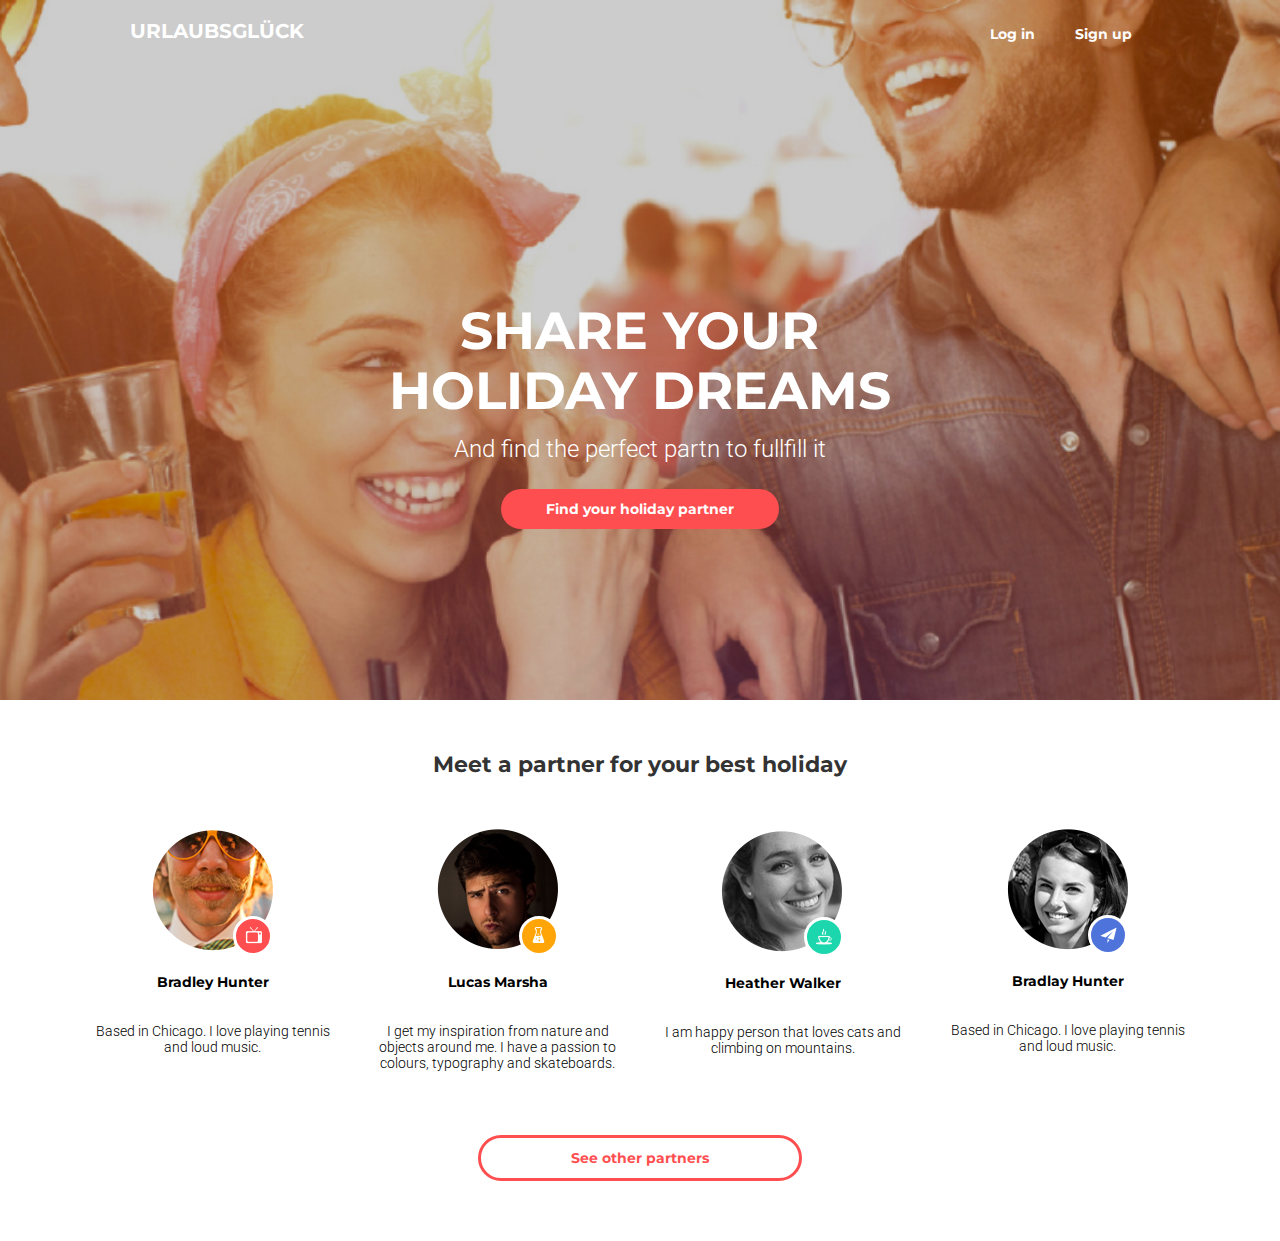
<file: index.html>
<!DOCTYPE html>
<html lang="en">
<head>
    <meta charset="UTF-8">
    <meta name="viewport" content="width=device-width, initial-scale=1.0">
    <title>Homework9</title>
    <link rel="stylesheet" href="css/normalize.css">
    <link rel="stylesheet" href="css/style.css">
    <link href="https://fonts.googleapis.com/css?family=Montserrat:400,700&display=swap" rel="stylesheet">
    <link href="https://fonts.googleapis.com/css?family=Roboto:300,400&display=swap" rel="stylesheet">
    <link rel="stylesheet" href="css/bootstrap-grid.css">
</head>

<body>
    <div class="wrapper">
        <header class="header">
            <div class="container">
                <div class="header-row">
                    <div class="col-12 col-md-12 col-xl-12 d-flex align-items-center justify-content-md-between flex-column-reverse flex-md-row">
                        <div class="logo">
                            <a class="logo" href="#">URLAUBSGLÜCK</a>
                        </div>
                        <div class="user-box">
                            <ul class="user-list">
                                <li class="user-item">
                                    <button class="user-button">Log in</button>
                                </li>
                                <li class="user-item">
                                    <button class="user-button">Sign up</button>
                                </li>
                            </ul>
                        </div>
                    </div>
                </div>
            </div>
        </header>
        <main class="main">
            <section class="banner">
                <div class="container-banner">
                    <div class="row flex-column align-items-center">
                        <div class="holiday col-11 col-md-8 col-xl-8 flex-column">
                            <h4 class="title1">Share your Holiday dreams</h4>
                            <span class="title2">And find the perfect partn to fullfill it</span>
                        </div>
                        <div class="holiday col-10 col-md-6 col-xl-10 d-flex justify-content-center flex-row">
                            <a href="#" class="holiday-link ">Find your holiday partner</a>
                        </div>
                    </div>
                </div>
            </section>
            <div class="container">
                <div class="row">
                    <div class="col-12 align-items-center">
                        <h3 class="title-photo">Meet a partner for your best holiday</h3>
                    </div>
                </div>
            </div>
            <div class="container">
                <div class="row justify-content-center">
                    <div class="col-12 col-md-5 col-xl-3">
                        <div class="photo ">
                            <div class="photo-content i1">
                                <img class="image-photo" src="images/photo1.png" alt="">
                            </div>
                            <h4 class="photo-name">Bradley Hunter</h4>
                            <p class="photo-info">Based in Chicago. I love playing tennis and loud music.</p>
                        </div>
                    </div>
                    <div class="col-12 col-md-5 col-xl-3">
                        <div class="photo">
                            <div class="photo-content i2">
                                <img class="image-photo" src="images/photo2.png" alt="">
                            </div>
                            <h4 class="photo-name">Lucas Marsha</h4>
                            <p class="photo-info">I get my inspiration from nature and objects around me. I have a passion to colours, typography and skateboards.</p>
                        </div>
                    </div>
                    <div class="col-12 col-md-5 col-xl-3">
                        <div class="photo">
                            <div class="photo-content i3">
                                <img class="image-photo" src="images/photo3.png" alt="">
                            </div>
                            <h4 class="photo-name">Heather Walker</h4>
                            <p class="photo-info">I am happy person that loves cats and climbing on mountains.</p>
                        </div>
                    </div>
                    <div class="col-12 col-md-5 col-xl-3">
                        <div class="photo">
                            <div class="photo-content i4">
                                <img class="image-photo" src="images/photo4.png" alt="">
                            </div>
                            <h4 class="photo-name">Bradlay Hunter</h4>
                            <p class="photo-info">Based in Chicago. I love playing tennis and loud music.</p>
                        </div>
                    </div>
                </div>
            </div>
            <div class="button-cont">
                <button class="next-button">See other partners</button>
            </div>
        </main>
    </div>
</body>

</html>
</file>
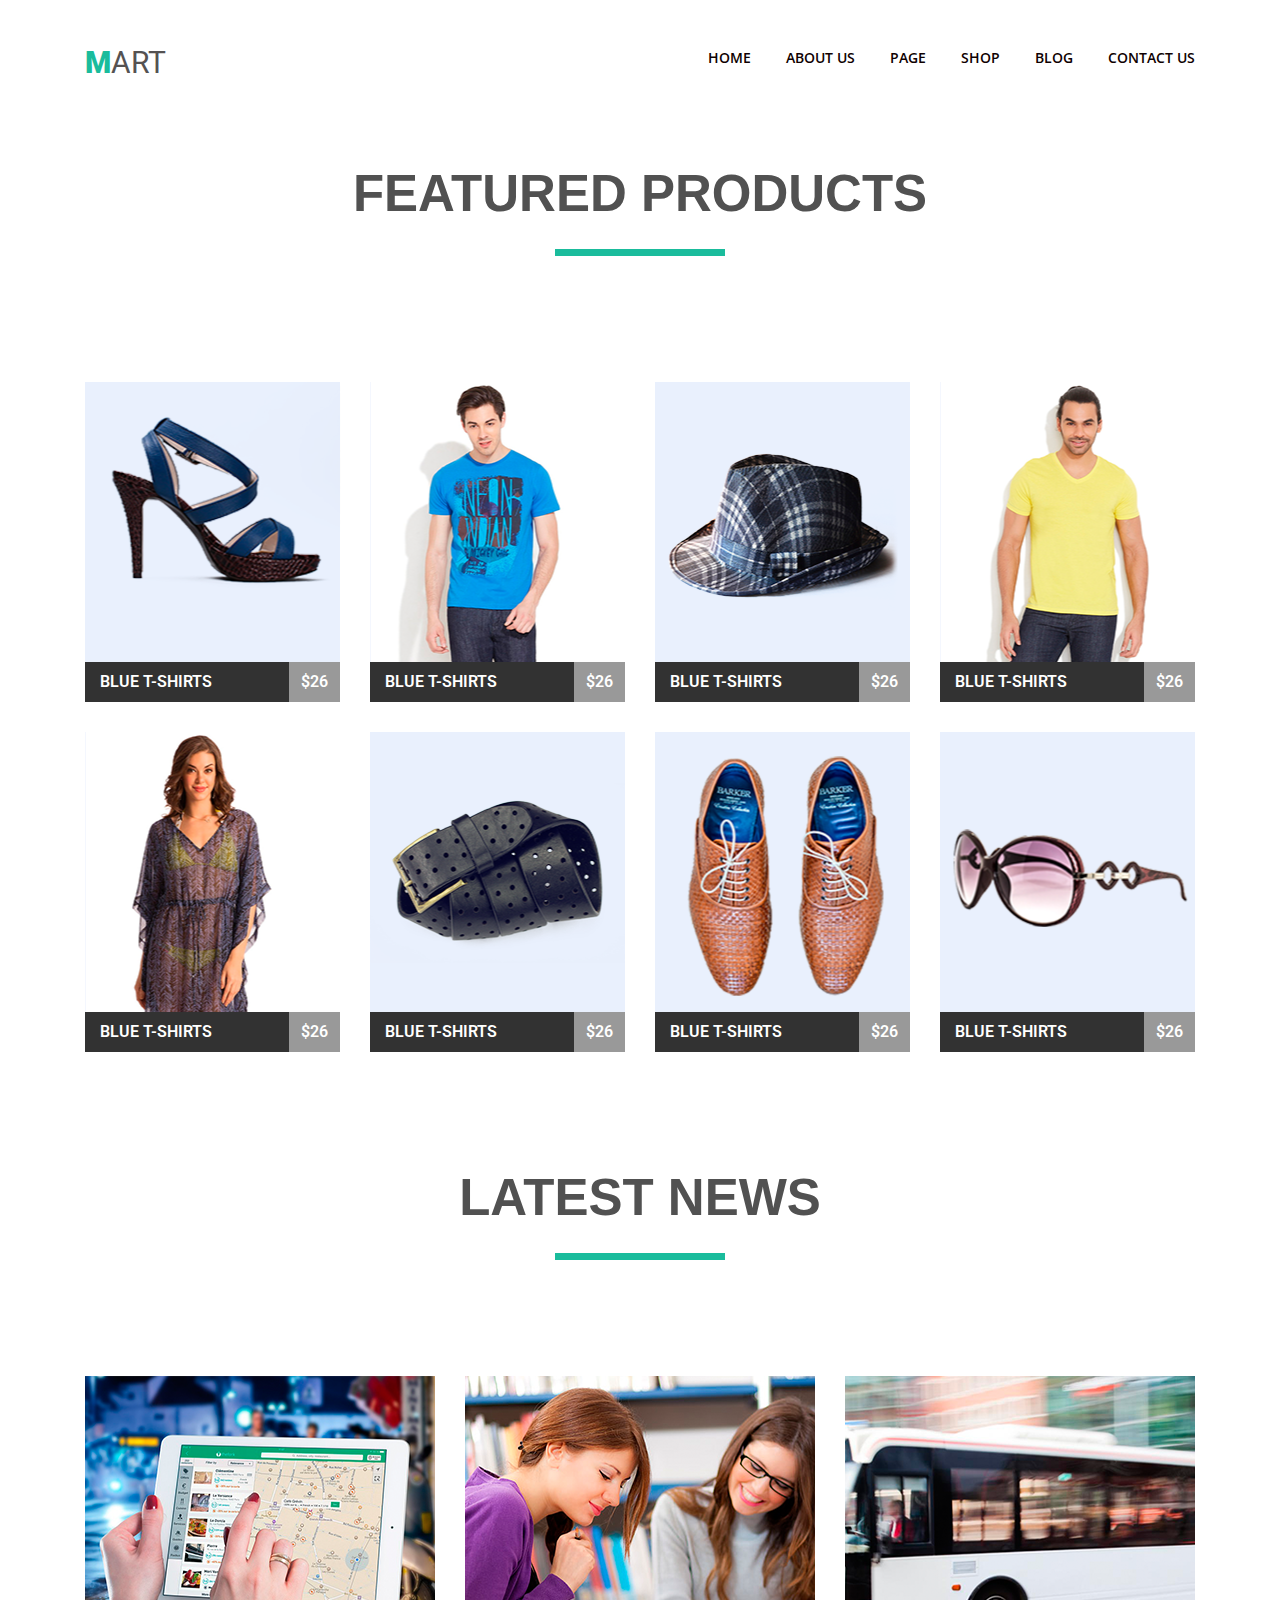
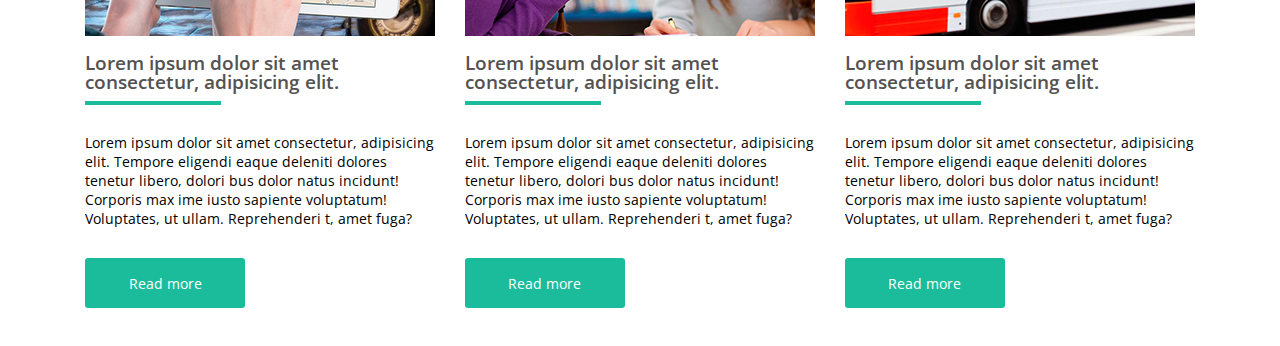
<file: index4.html>
<!DOCTYPE html>
<html lang="en">
<head>
    <meta charset="UTF-8">
    <meta name="viewport" content="width=device-width, initial-scale=1.0">
    <title>Homework4</title>     
    <link rel="stylesheet" href="css/style4.css">
    <link href="https://fonts.googleapis.com/css?family=Open+Sans:400,700&display=swap" rel="stylesheet">
    <link href="https://fonts.googleapis.com/css?family=Roboto:300,900&display=swap" rel="stylesheet">
</head>
<body>
<div class="wrapper">
  <header class="header">
    <div class="container">
      <div class="logo">
          <a href="#">mart</a>
      </div>
      <nav class="nav">
        <ul class="navigation clearfix">
          <li >
           <a href="#" class="nav-link">home</a>
          </li>
          <li>
           <a href="#" class="nav-link">about us</a>
          </li>
          <li>
           <a href="#" class="nav-link">page</a>
          </li>
          <li>
           <a href="#" class="nav-link">shop</a>
          </li>
          <li>
           <a href="#" class="nav-link">blog</a>
          </li>
          <li >
           <a href="#" class="nav-link">contact us</a>
          </li>
        </ul>
      </nav>
    </div>
   <div class="product">
     <h2>featured products</h2>
   </div>
  </header>
  <main>
    <section class="cards">
      <div class="container">
        <div class="card-list clearfix">
          <div class="card">
            <a href ="#" class="card-item">
              <div class="card-img">
                <img src="img/img1.png" alt="" >
              </div>
              <div class="card-footer">
                <span class="card-name">Blue t-shirts</span>
                <span class="card-price">$26</span>
              </div>
            </a> 
          </div>
          <div class="card">
            <a href ="#" class="card-item">
              <div class="card-img">
                <img src="img/img2.png" alt="" >
              </div>
              <div class="card-footer">
                <span class="card-name">Blue t-shirts</span>
                <span class="card-price">$26</span>
              </div>
            </a> 
          </div>
          <div class="card">
            <a href ="#" class="card-item">
              <div class="card-img">
                <img src="img/img3.png" alt="">
              </div>
              <div class="card-footer">
                <span class="card-name">Blue t-shirts</span>
                <span class="card-price">$26</span>
              </div>
            </a> 
          </div>
          <div class="card">
            <a href ="#" class="card-item">
              <div class="card-img">
                <img src="img/img4.png" alt="">
              </div>
              <div class="card-footer">
                <span class="card-name">Blue t-shirts</span>
                <span class="card-price">$26</span>
              </div>
            </a> 
          </div>
          <div class="card">
            <a href ="#" class="card-item">
              <div class="card-img">
                <img src="img/img5.png" alt="" >
              </div>
              <div class="card-footer">
                <span class="card-name">Blue t-shirts</span>
                <span class="card-price">$26</span>
              </div>
            </a> 
          </div>
          <div class="card">
            <a href ="#" class="card-item">
              <div class="card-img">
                <img src="img/img6.png" alt="" >
              </div>
              <div class="card-footer">
                <span class="card-name">Blue t-shirts</span>
                <span class="card-price">$26</span>
              </div>
            </a> 
          </div>
          <div class="card">
            <a href ="#" class="card-item">
              <div class="card-img">
                <img src="img/img7.png" alt="" >
              </div>
              <div class="card-footer">
                <span class="card-name">Blue t-shirts</span>
                <span class="card-price">$26</span>
              </div>
            </a> 
          </div>
          <div class="card">
            <a href ="#" class="card-item">
              <div class="card-img">
                <img src="img/img8.png" alt="" >
              </div>
              <div class="card-footer">
                <span class="card-name">Blue t-shirts</span>
                <span class="card-price">$26</span>
              </div>
            </a> 
          </div>
          </div>
        </div>
    </section>
    <div class="product">
      <h2>latest news</h2>
    </div>
<section class="inform">
<div class="container">
 <div class="information clearfix">
  <div class="card-info">
    <a href ="#" class="card-item">
        <img  class="img-info" src="img/img9.png" alt="">
    </a>
      <h3><a href="#" class="info-link">Lorem ipsum dolor sit amet consectetur, 
        adipisicing elit.</a></h3>
        <p class="article">Lorem ipsum dolor sit amet consectetur, 
          adipisicing elit. Tempore eligendi eaque 
          deleniti dolores tenetur libero, dolori
          bus dolor natus incidunt! Corporis max
          ime iusto sapiente voluptatum!
          Voluptates, ut ullam. Reprehenderi
          t, amet fuga?
          </p>
          <a href="#" class="button">Read more</a>
  </div>
  <div class="card-info">
    <a href ="#" class="card-item">
        <img class="img-info" src="img/img10.png" alt="">
    </a>
      <h3><a href="#" class="info-link">Lorem ipsum dolor sit amet consectetur, 
        adipisicing elit.</a>
      </h3>
        <p class="article">Lorem ipsum dolor sit amet consectetur, 
          adipisicing elit. Tempore eligendi eaque 
          deleniti dolores tenetur libero, dolori
          bus dolor natus incidunt! Corporis max
          ime iusto sapiente voluptatum!
          Voluptates, ut ullam. Reprehenderi
          t, amet fuga?
          </p>
          <a href="#" class="button">Read more</a>
  </div>
  <div class="card-info">
    <a href ="#" class="card-item">
        <img class="img-info" src="img/img11.png" alt="">
    </a>
      <h3><a href="#" class="info-link">Lorem ipsum dolor sit amet consectetur, 
        adipisicing elit.</a></h3>
        <p class="article">Lorem ipsum dolor sit amet consectetur, 
          adipisicing elit. Tempore eligendi eaque 
          deleniti dolores tenetur libero, dolori
          bus dolor natus incidunt! Corporis max
          ime iusto sapiente voluptatum!
          Voluptates, ut ullam. Reprehenderi
          t, amet fuga?
          </p>
        <a href="#" class="button">Read more</a>
  </div>
 </div>
</div>
</section>
  </main>
</div>
</body>
</html>
</file>
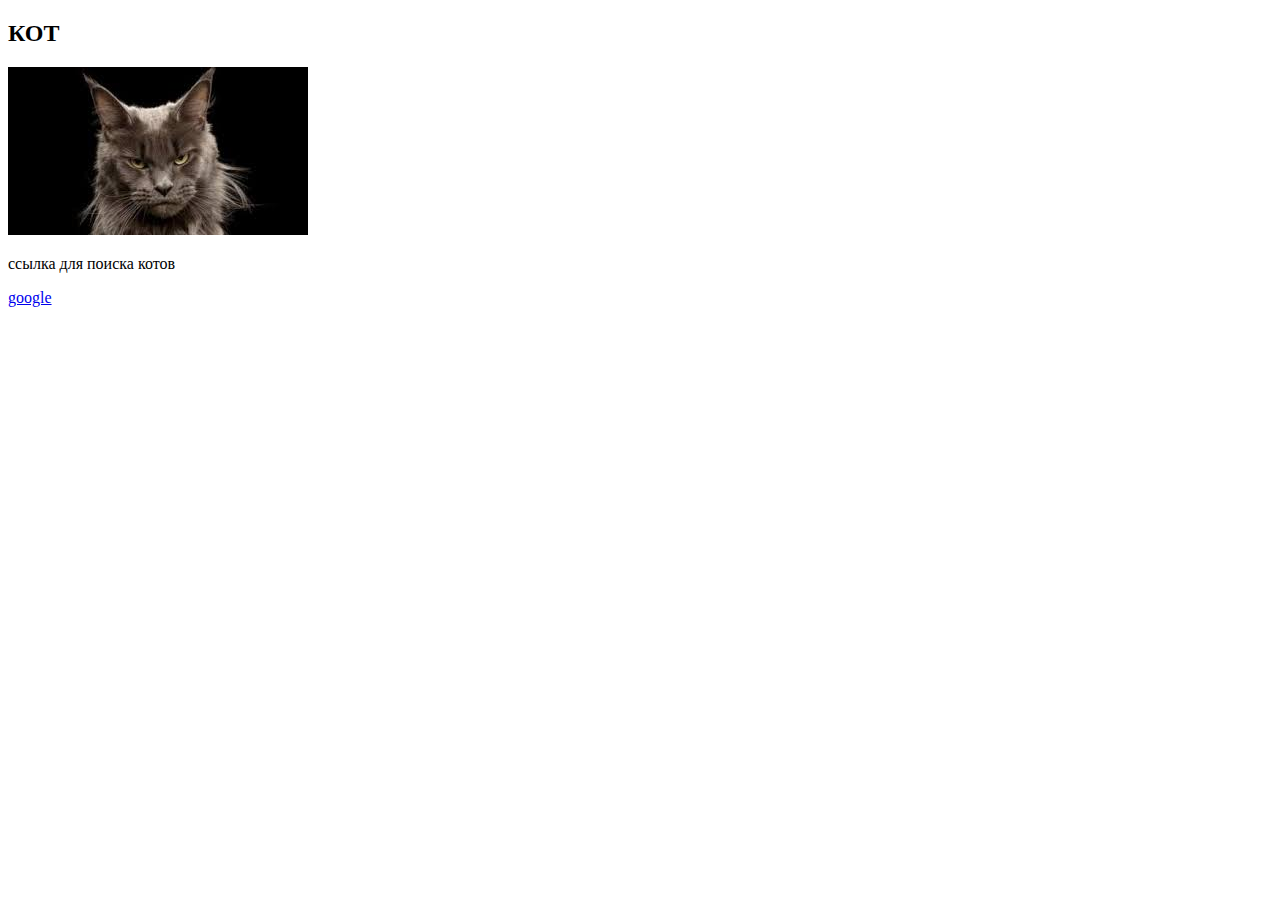
<file: work/page2.html>
<!DOCTYPE html>
<html lang="en">
<head>
    <meta charset="UTF-8">
    <meta name="viewport" content="width=device-width, initial-scale=1.0">
    <title>Page 2</title>
</head>
<body>
        <article>
            <h2>КОТ</h2>
            <img src="images/cat.jpg" alt="это кот">
            <p>ссылка для поиска котов</p>
            <a href="http://google.com">google</a>
        </article>
</body>
</html>
</file>
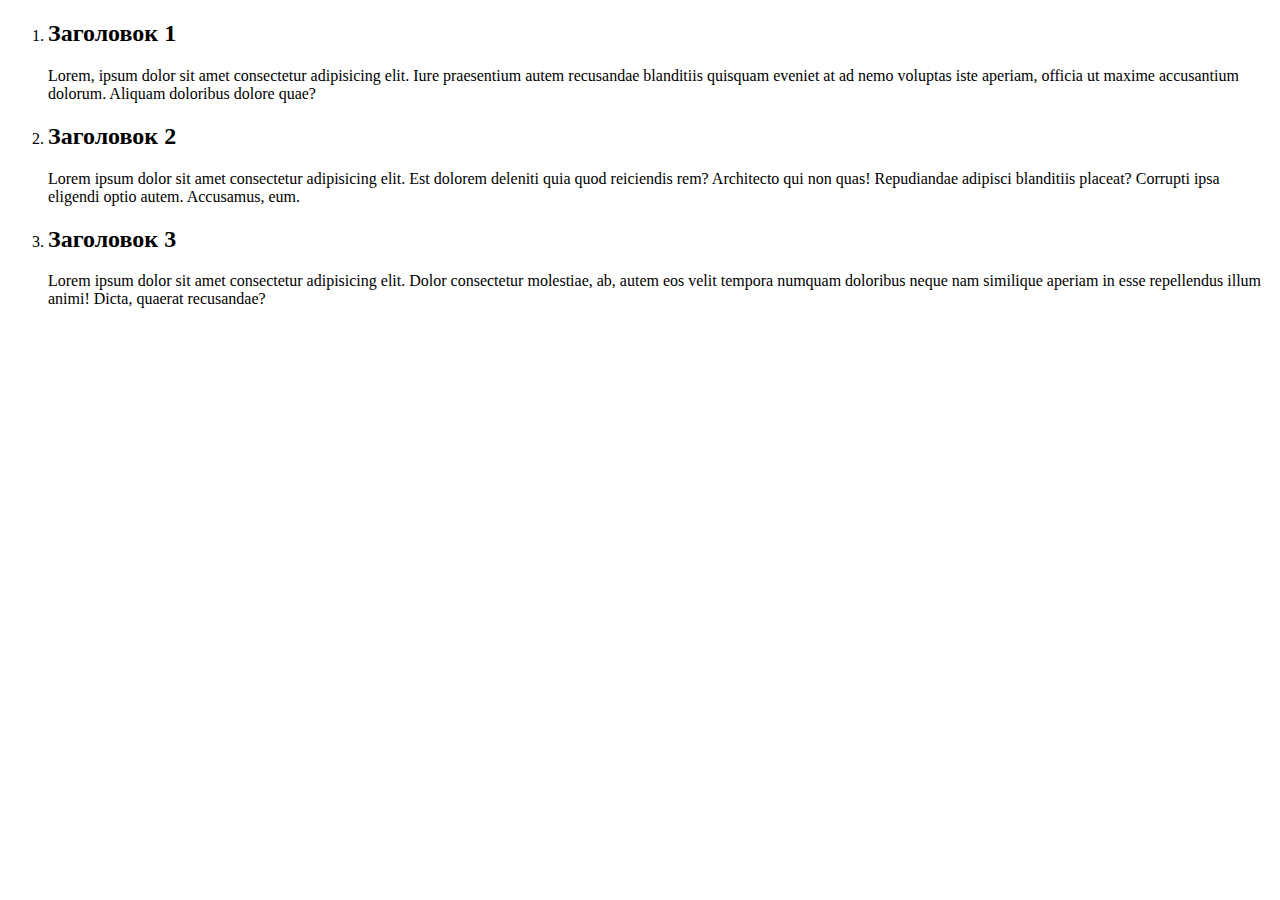
<file: work/page3.html>
<!DOCTYPE html>
<html lang="en">
<head>
    <meta charset="UTF-8">
    <meta name="viewport" content="width=device-width, initial-scale=1.0">
    <title>Document</title>
</head>
<body>
    <ol>
        <li>
            <h2>Заголовок 1</h2>
            <p>Lorem, ipsum dolor sit amet consectetur adipisicing elit. Iure praesentium autem recusandae blanditiis quisquam eveniet at ad nemo voluptas iste aperiam, officia ut maxime accusantium dolorum. Aliquam doloribus dolore quae?</p>
        </li>
        <li>
            <h2>Заголовок 2</h2>
            <p>Lorem ipsum dolor sit amet consectetur adipisicing elit. Est dolorem deleniti quia quod reiciendis rem? Architecto qui non quas! Repudiandae adipisci blanditiis placeat? Corrupti ipsa eligendi optio autem. Accusamus, eum.</p>
        </li>
        <li>
            <h2>Заголовок 3</h2>
            <p>Lorem ipsum dolor sit amet consectetur adipisicing elit. Dolor consectetur molestiae, ab, autem eos velit tempora numquam doloribus neque nam similique aperiam in esse repellendus illum animi! Dicta, quaerat recusandae?</p>
        </li>
    </ol>
</body>
</html>
</file>
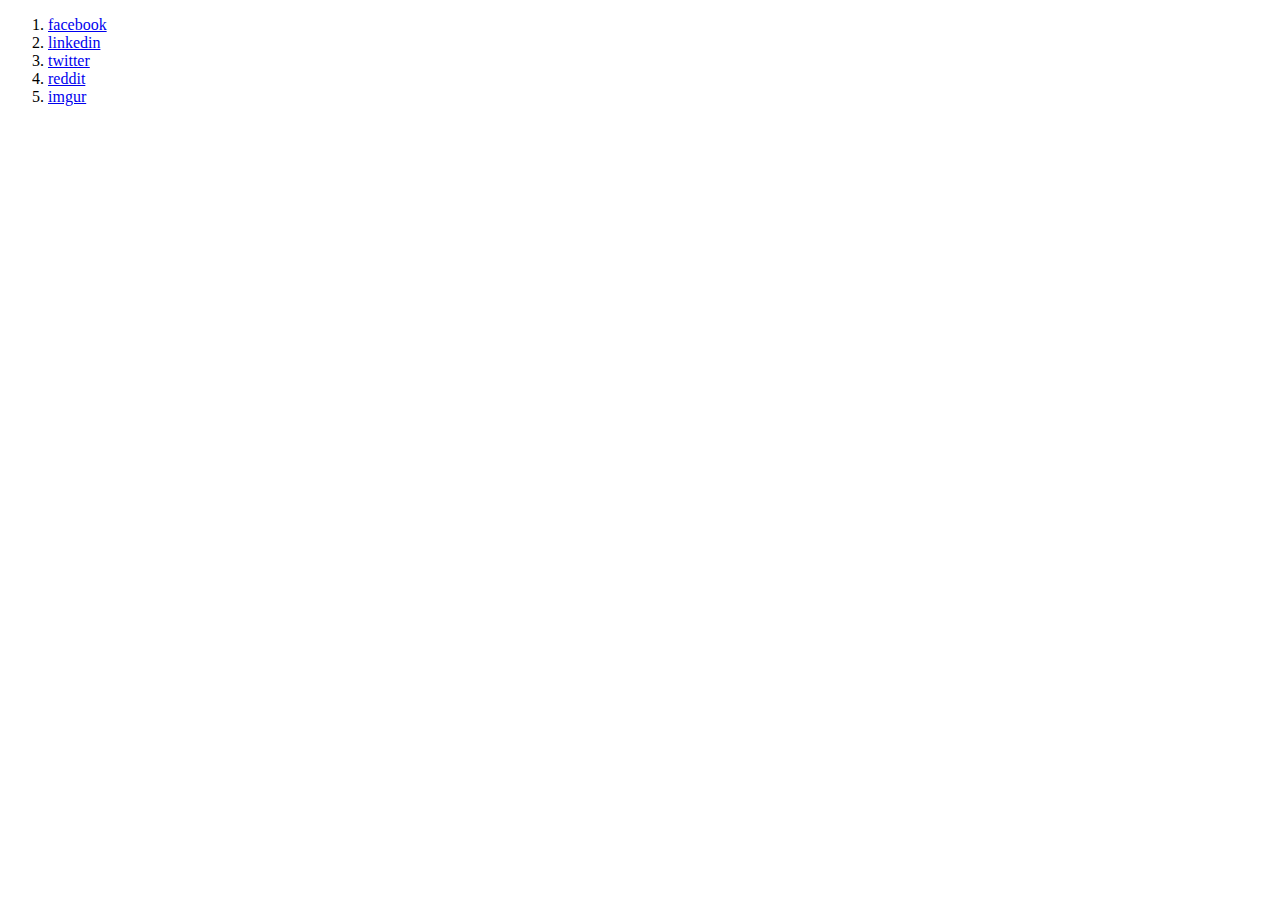
<file: work/page4.html>
<!DOCTYPE html>
<html lang="en">
<head>
    <meta charset="UTF-8">
    <meta name="viewport" content="width=device-width, initial-scale=1.0">
    <title>Document</title>
</head>
<body>
    <ol>
        <li>
            <a href="http://www.facebook.com">facebook</a>
        </li>
        <li>
            <a href="http://www.linkedin.com">linkedin</a>
        </li>
        <li>
            <a href="http://www.twitter.com">twitter</a>
        </li>
        <li>
            <a href="http://www.reddit.com">reddit</a>
        </li>
        <li>
            <a href="http://www.imgur.com">imgur</a>
        </li>
    </ol>
</body>
</html>
</file>
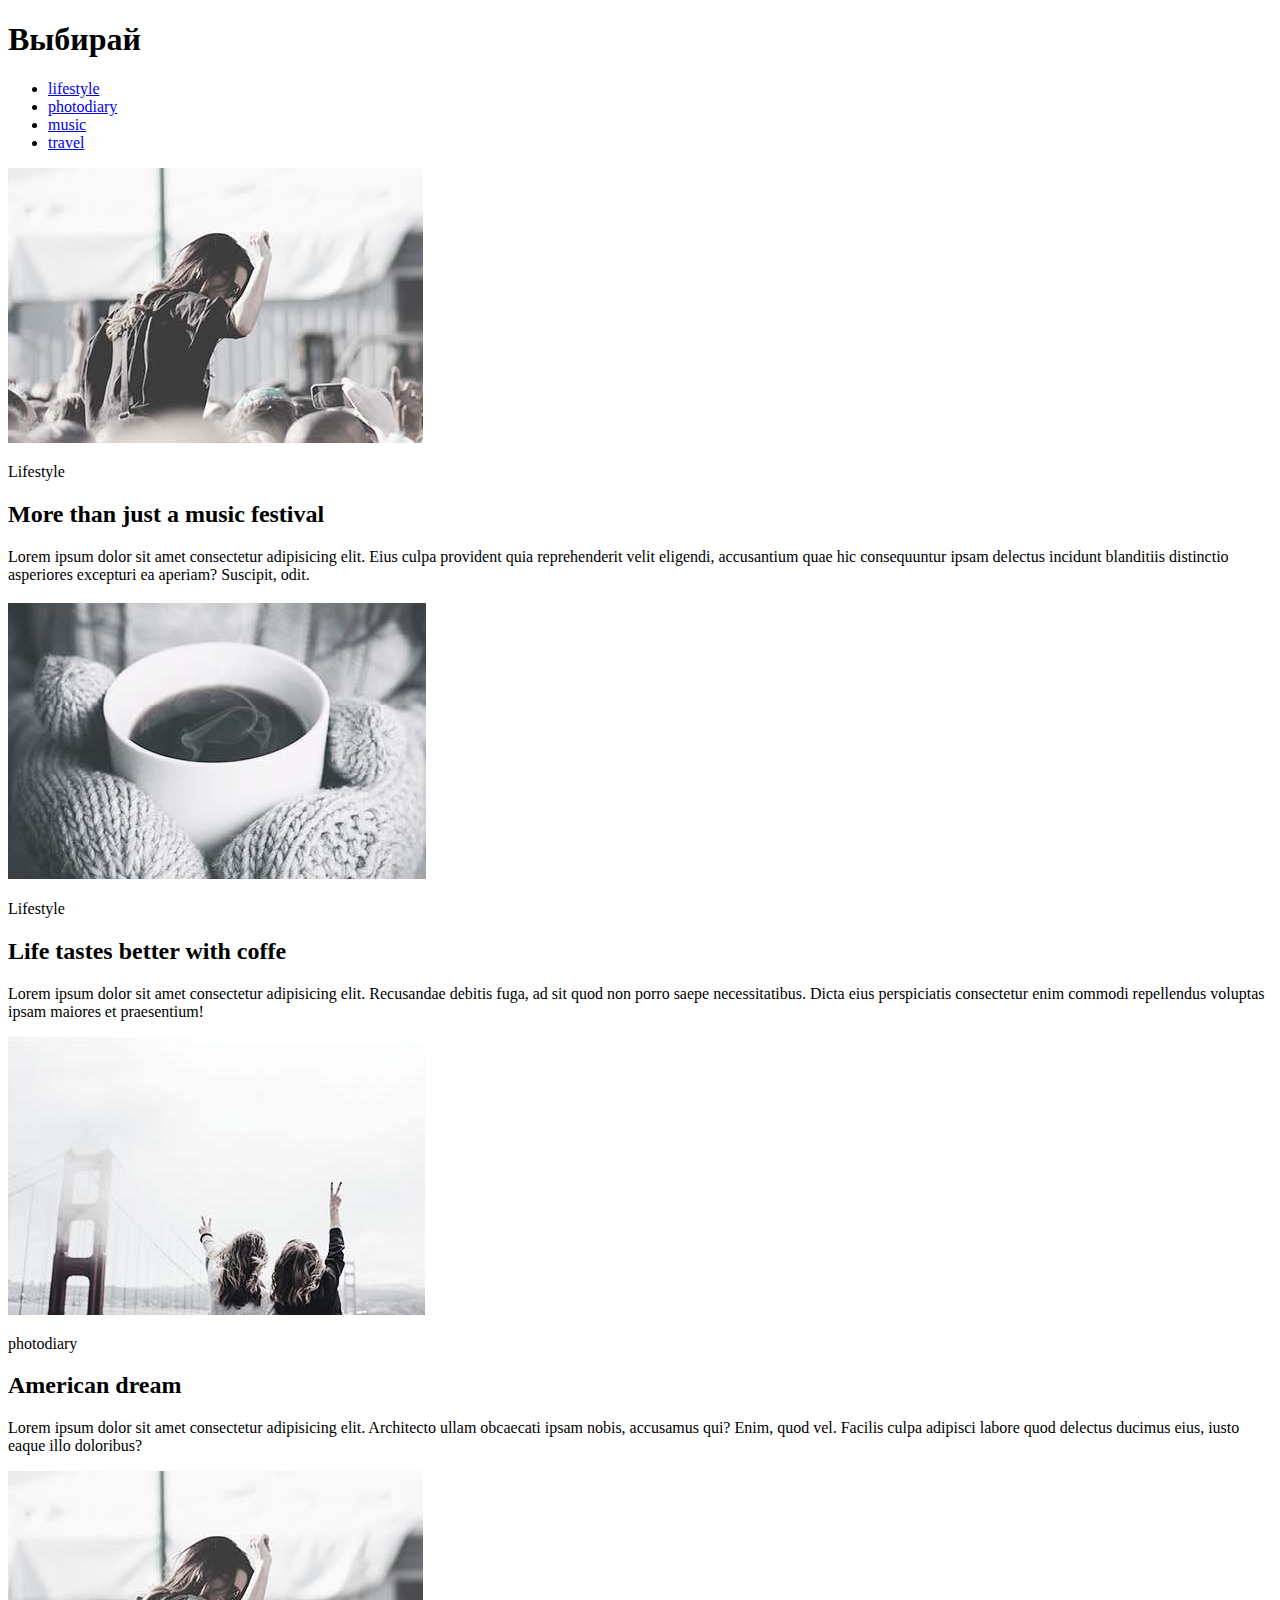
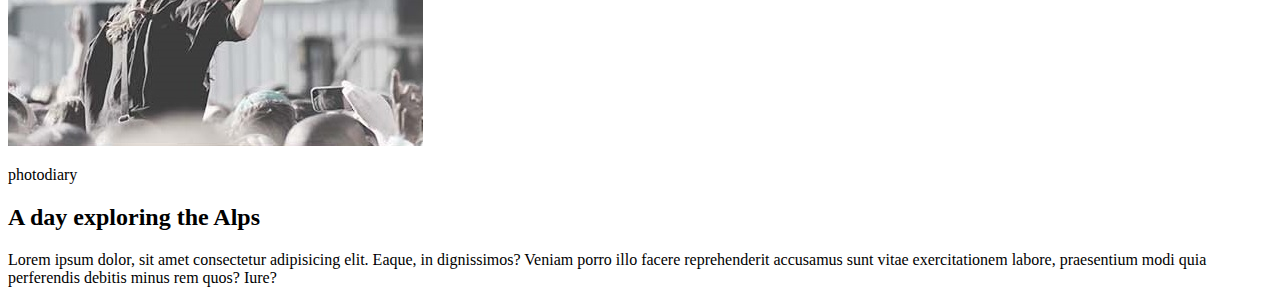
<file: work/page5.html>
<!DOCTYPE html>
<html lang="en">
<head>
    <meta charset="UTF-8">
    <meta name="viewport" content="width=device-width, initial-scale=1.0">
    <title>Document</title>
</head>
<body>
    <section>
        <h1>Выбирай</h1>
        <ul>            
            <li><a href="http://www.lifestyle.com">lifestyle</a></li>
            <li><a href="http://www.photodiary.com">photodiary</a></li>
            <li><a href="http://www.music.com">music</a></li>
            <li><a href="http://www.travel.com">travel</a></li>
        </ul>
    </section>
    <section>
        <img src="img/img1.jpg" alt="">
        <p>Lifestyle</p>
        <h2>More than just a music festival</h2>
        <p>Lorem ipsum dolor sit amet consectetur adipisicing elit. Eius culpa provident quia reprehenderit velit eligendi, accusantium quae hic consequuntur ipsam delectus incidunt blanditiis distinctio asperiores excepturi ea aperiam? Suscipit, odit.</p>
    </section>
    <section>
        <img src="img/img2.jpg" alt="">
        <p>Lifestyle</p>
        <h2>Life tastes better with coffe</h2>
        <p>Lorem ipsum dolor sit amet consectetur adipisicing elit. Recusandae debitis fuga, ad sit quod non porro saepe necessitatibus. Dicta eius perspiciatis consectetur enim commodi repellendus voluptas ipsam maiores et praesentium!</p>
    </section>
    <section>
        <img src="img/img3.jpg" alt="">
        <p>photodiary</p>
        <h2>American dream</h2>
        <p>Lorem ipsum dolor sit amet consectetur adipisicing elit. Architecto ullam obcaecati ipsam nobis, accusamus qui? Enim, quod vel. Facilis culpa adipisci labore quod delectus ducimus eius, iusto eaque illo doloribus?</p>
    </section>
    <section>
        <img src="img/img1.jpg" alt="">
        <p>photodiary</p>
        <h2>A day exploring the Alps</h2>
        <p>Lorem ipsum dolor, sit amet consectetur adipisicing elit. Eaque, in dignissimos? Veniam porro illo facere reprehenderit accusamus sunt vitae exercitationem labore, praesentium modi quia perferendis debitis minus rem quos? Iure?</p>
    </section>
</body>
</html>
</file>
<file: css/style.css>
html {
    box-sizing: border-box;
}

*,
*::before,
*::after {
    box-sizing: inherit;
}

.wrapper {
    position: relative;
    overflow: hidden;
    width: 100%;
}

.container {
    max-width: 940px;
    margin: 0 auto;
}

.header {
    position: absolute;
    top: 0;
    right: 0;
    bottom: 0;
    left: 0;
    padding: 15px 0;
}

.header-row {
    display: flex;
    flex-direction: column-reverse;
    align-items: center;
}

a {
    text-decoration: none;
    color: rgb(255,255,255);
}

.logo {
    text-decoration: none;
    text-transform: uppercase;
    margin-bottom: 40px;
    font-family: 'Montserrat', sans-serif;
    color: rgb(255,255,255);
    font-weight: 700;
    font-size: 20px;
}

.user-box {
    margin-bottom: 130px;
}

.user-list {
    padding: 0;
    margin: 0;
    list-style: none;
}

.user-item {
    display: inline-block;
    vertical-align: middle;
}

.user-button {
    padding: 9px 16px;
    border-radius: 16px;
    background: transparent;
    border-color: transparent;
    font-family: 'Montserrat', sans-serif;
    color: rgb(255,255,255);
    font-weight: 700;
    font-size: 14px;
}

.user-button:hover {
    border-radius: 16px;
    border: solid 2px white;
}

.banner {
    height: 540px;
    background-image: url(../images/backgroundM.png);
    background-color: black;
    background-size: cover;
    background-position: center;
    background-repeat: no-repeat;
}

.holiday {
    display: flex;
    flex-direction: column;
    text-align: center;
    transform: translateY(65px);
}

.title1 {
    font-family: 'Montserrat', sans-serif;
    text-transform: uppercase;
    color: rgb(255,255,255);
    font-weight: 700;
    font-size: 30px;
    margin: 0;
}

.title2 {
    font-family: 'Roboto', sans-serif;
    color: rgb(255,255,255);
    font-weight: 300;
    font-size: 18px;
    margin-bottom: 25px;
    text-align: center;
    padding-top: 15px;
}

.holiday-link {
    display: flex;
    justify-content: center;
    background-color: rgb(255,78,80);
    padding: 12px 45px;
    border-radius: 20px;
    font-family: 'Montserrat', sans-serif;
    color: rgb(255,255,255);
    font-weight: 700;
    font-size: 14px;
}

.container-banner {
    display: flex;
    height: 100%;
    display: flex;
    justify-content: center;
    align-items: center;
    text-align: center;
}

.photo {
    display: flex;
    flex-direction: column;
    list-style: none;
    padding: 0;
    align-items: center;
    margin-bottom: 20px;
}

.title-photo {
    display: flex;
    justify-content: center;
    text-align: center;
    color: #333333;
    font-family: 'Montserrat', sans-serif;
    font-weight: 700;
    font-size: 22px;
}

.photo-content {
    position: relative;
}

.photo-content::after {
    display: block;
    position: absolute;
    content: '';
    background-repeat: no-repeat;
    background-position: center;
    height: 40px;
    width: 40px;
    border-radius: 50%;
    border: solid 3px white;
    right: 0;
    color: aquamarine;
    bottom: 0;
}

.i1::after {
    background-image: url(../images/icon1.png);
    background-color: #ff4e50;
}

.i2::after {
    background-image: url(../images/icon2.png);
    background-color: #ffa507;
}

.i3::after {
    background-image: url(../images/icon3.png);
    background-color: #1cd7ad;
}

.i4::after {
    background-image: url(../images/icon4.png);
    background-color: #4e73db;
}

.photo-name {
    font-family: 'Montserrat', sans-serif;
    font-weight: 700;
    font-size: 14px;
}

.photo-info {
    font-family: 'Roboto', sans-serif;
    font-weight: 300;
    font-size: 14px;
    text-align: center;
}

.next-button {
    display: flex;
    justify-content: center;
    margin-bottom: 60px;
    padding: 12px 90px;
    border-radius: 30px;
    border: solid 3px #ff4e50;
    background-color: rgb(255,255,255);
    color: #ff4e50;
    font-family: 'Montserrat', sans-serif;
    font-weight: 700;
    font-size: 14px;
}

.next-button a {
    color: #ff4e50;
    font-family: 'Montserrat', sans-serif;
    font-weight: 700;
    font-size: 14px;
}

.button-cont {
    display: flex;
    justify-content: center;
}

button,
button:active,
button:focus {
    outline: none;
}

@media(min-width: 768px) {
    .header-row {
        flex-direction: row;
        justify-content: space-between;
        align-items: center;
        padding: 0 30px;
    }

    .logo {
        margin-bottom: 135px;
    }
    
    .img {
        height: auto;
        vertical-align: top;
        max-width: 100%;
    }

    .title1 {
        font-size: 52px;
    }

    .title2 {
        font-size: 24px;
    }

    .banner {
        height: 700px;
        background-image: url(../images/backgroundT.png);
        background-color: black;
    }
   
    .row {
        margin: 30px 0;
    }

    .photo {
        display: flex;
        flex-direction: column;
        list-style: none;
        padding: 0;
        align-items: center;
        margin-bottom: 20px;
    }

}

@media(min-width:1400px) {

    .banner {
        background-image: url(../images/backgroundD.png);
        background-color: black;
    }
</file>
<file: css/style4.css>
* {
    box-sizing: border-box;
}

.wrapper{
    position: relative;
    width: 100%;
    overflow: hidden;
}

.header{
    overflow: hidden;
    padding: 40px 0 ;
}

.container{
    max-width: 1140px;
    padding:0 15px ;
    margin: 0 auto;
    overflow: hidden;
}

.logo{
    float: left;
    font-size: 30px; 
    text-transform: uppercase;
    font-family:'Roboto';
    font-weight: 400;
    color:#555252;
    line-height: 1;
    display: inline-block;
    vertical-align: middle;
}

 .logo a{
   text-decoration: none;
   color:#555252;
}

.logo::first-letter{
    color:#1abc9c;
    font-weight: 900;
}

.nav{
    padding: 0;
    list-style: none;
    float: right;
    display: inline-block;
    vertical-align: middle;
}  

.nav-link {
    color: #0f0101;
    font-family: 'Open Sans';
    font-weight: 600;
    font-size: 14px;
    text-transform: uppercase;
    text-decoration: none;
}

.navigation a:hover{
    color:#1abc9c;
}

.clearfix {
    display: table;
    content: "";
    clear: both;
  }


.navigation {
    padding: 0;
    margin: 0;
}
.navigation  li {
    float: left;
    list-style: none;
}  

.navigation li+li {
    padding-left: 35px;
}
  
.product {
    position: relative;
    text-align: center;
    text-transform: uppercase;
    margin-top: 95px;
    font-family: "Roboto-Black",sans-serif;
    font-size: 34px;
    color: #515151;
    font-weight: 600;
    line-height: 1;
    margin: 90px 0 50px;
    padding-bottom: 36px;
}

.product::after{
    margin: 0 auto;
    content: "";
    display: block;
    height: 7px;
    width: 170px;
    background:#1abc9c;
}

img{
    max-width: 100%;
}

.card-list{
    overflow: hidden;
    margin: 0 -15px;
}

.card{
    float: left;
    padding: 0 15px;
    margin-bottom: 30px;
    width: 25%;
}

.card a{
    text-decoration: none;
}

.card-item:hover .card-footer{
    background:#1abc9c;
}

.card-img{
    background-color: #e9f0fd;
    height: 280px;
    position: relative;
}

.card-img img{
    position: relative;
    top: 50%;
    left:50%;
    transform: translate(-50%,-50%);
}


.card-footer{
    position: relative;
    overflow: hidden;
    color: #ffffff;
    background: #323232;
    font-family: 'Roboto';
    font-weight:600;
    text-decoration: none;
    height: 40px;
    overflow: hidden;
}

.card-name{
    text-transform: uppercase;
    position: relative;
    top: 10px;
    left: 15px;
}

.card-price{
    padding: 12px;
    line-height: 1;
    float: right;
    background-color: rgba(255,255,255,0.5);
}

.inform{
    position: relative;
    overflow: hidden;
    padding-top: 30px;
}

.information{
    overflow: hidden;
    margin: 0 -15px;
}


.card-info{
   float: left;
   width: 33.333%;
   padding: 0 15px;
   margin-bottom: 30px;
}


.clearfix::after {
    content: "";
    display: table;
    clear: both;
  }

.img-info img{
    max-width: 100%;
    height: auto;
    vertical-align: top;
}
h2{
    margin: 0;
   padding-bottom: 30px;
}
h3{
    margin: 0;
}
.info-link{
    position: relative;
    display: block;
    text-decoration: none;
    color:#555252;
    font-family: "Open sans";
    font-weight: 600;
    line-height: 1;
    padding-top: 14px;
    padding-bottom: 28px;
}

.info-link::after{
    position: absolute;
    bottom: 0;
    transform: translateY(-14px);
    content: "";
    display: block;
    height: 4px;
    width: 136px;
    background: #1abc9c;
}

.article{
    padding-bottom: 16px;
    font-family:  "Open sans";
    font-size: 14px;
}
.button{
    display: block;
    height: 50px;
    width: 160px;
    text-align: center;
    padding-top: 16px;
    border-radius: 3px;
    background-color: #1abc9c;
    font-family: "Open sans";
    font-weight: 400;
    font-size: 14px;
    color: #ffffff;
    text-decoration: none;
}
</file>
